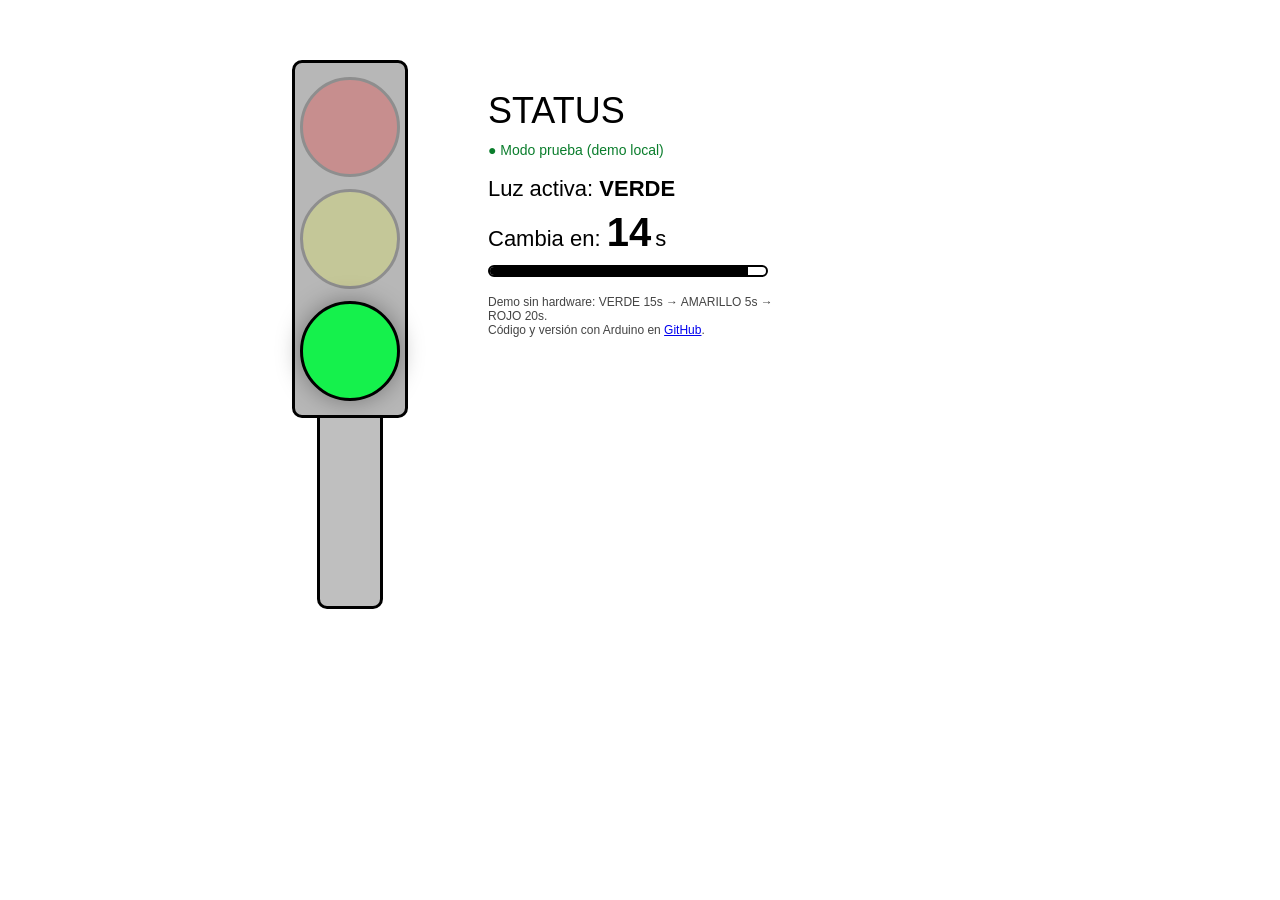
<file: docs/index.html>
<!DOCTYPE html>
<html lang="es">
<head>
<meta charset="UTF-8" />
<meta name="viewport" content="width=device-width, initial-scale=1.0" />
<title>Semáforo — STATUS (demo)</title>
<style>
:root { --housing:#b7b7b7; --pole:#bfbfbf; --red:#ff0000; --yellow:#f4ff2d; --green:#15f14c; }
* { box-sizing:border-box; }
body { margin:0; background:#fff; color:#000; font-family:Inter,Arial,sans-serif; display:flex; justify-content:center; min-height:100vh; }
.stage { display:flex; gap:80px; align-items:flex-start; padding:60px 24px; max-width:744px; width:100%; }
.semaforo-col { display:flex; flex-direction:column; align-items:center; }
.housing { width:116px; background:var(--housing); border:3px solid #000; border-radius:10px; display:flex; flex-direction:column; align-items:center; gap:12px; padding:14px 8px; }
.light { width:100px; height:100px; border-radius:50%; border:3px solid #000; opacity:.22; transition:opacity .2s, box-shadow .2s; }
.light.red { background:var(--red); } .light.yellow { background:var(--yellow); } .light.green { background:var(--green); }
.light.on { opacity:1; box-shadow:0 0 24px rgba(0,0,0,.35); }
.pole { width:66px; height:191px; background:var(--pole); border:3px solid #000; border-top:none; border-radius:0 0 10px 10px; }
.panel h1 { font-size:36px; font-weight:400; margin:30px 0 10px; }
.conn { font-size:14px; margin-bottom:18px; color:#0a7d2c; }
.state-row,.countdown { font-size:22px; margin:8px 0; } .state { font-weight:700; }
#count { font-size:40px; font-weight:700; } .unit { margin-left:4px; }
.bar { width:280px; height:12px; border:2px solid #000; border-radius:6px; overflow:hidden; margin-top:10px; }
#bar-fill { height:100%; width:0%; background:#000; transition:width .5s linear; }
.hint { margin-top:18px; font-size:12px; color:#444; max-width:320px; }
@media (max-width:640px){ .stage{flex-direction:column;align-items:center;gap:20px;} }
</style>
</head>
<body>
  <main class="stage">
    <section class="semaforo-col">
      <div class="housing">
        <div id="light-red" class="light red"></div>
        <div id="light-yellow" class="light yellow"></div>
        <div id="light-green" class="light green"></div>
      </div>
      <div class="pole"></div>
    </section>
    <section class="panel">
      <h1>STATUS</h1>
      <div class="conn">● Modo prueba (demo local)</div>
      <div class="state-row"><span>Luz activa:</span> <span id="state-name" class="state">—</span></div>
      <div class="countdown"><span>Cambia en:</span> <span id="count">—</span><span class="unit">s</span></div>
      <div class="bar"><div id="bar-fill"></div></div>
      <p class="hint">Demo sin hardware: VERDE 15s → AMARILLO 5s → ROJO 20s.<br/>Código y versión con Arduino en <a href="https://github.com/a01713855/Semaforo-Arduino">GitHub</a>.</p>
    </section>
  </main>
<script>
const elR = document.getElementById("light-red"),
      elY = document.getElementById("light-yellow"),
      elG = document.getElementById("light-green"),
      elS = document.getElementById("state-name"),
      elC = document.getElementById("count"),
      elB = document.getElementById("bar-fill");
const NAMES = { RED:"ROJO", YELLOW:"AMARILLO", GREEN:"VERDE" };
const SEQ = [["GREEN",15],["YELLOW",5],["RED",20]];
function paint(s){ elR.classList.toggle("on",s==="RED"); elY.classList.toggle("on",s==="YELLOW"); elG.classList.toggle("on",s==="GREEN"); elS.textContent=NAMES[s]; }
let i = 0;
(function next(){
  const name = SEQ[i][0], dur = SEQ[i][1];
  let t = dur; paint(name);
  elC.textContent = t; elB.style.width = "100%";
  const iv = setInterval(()=>{
    t--;
    if (t<=0){ clearInterval(iv); i=(i+1)%SEQ.length; next(); return; }
    elC.textContent = t; elB.style.width = (t/dur*100)+"%";
  },1000);
})();
</script>
</body>
</html>
</file>
